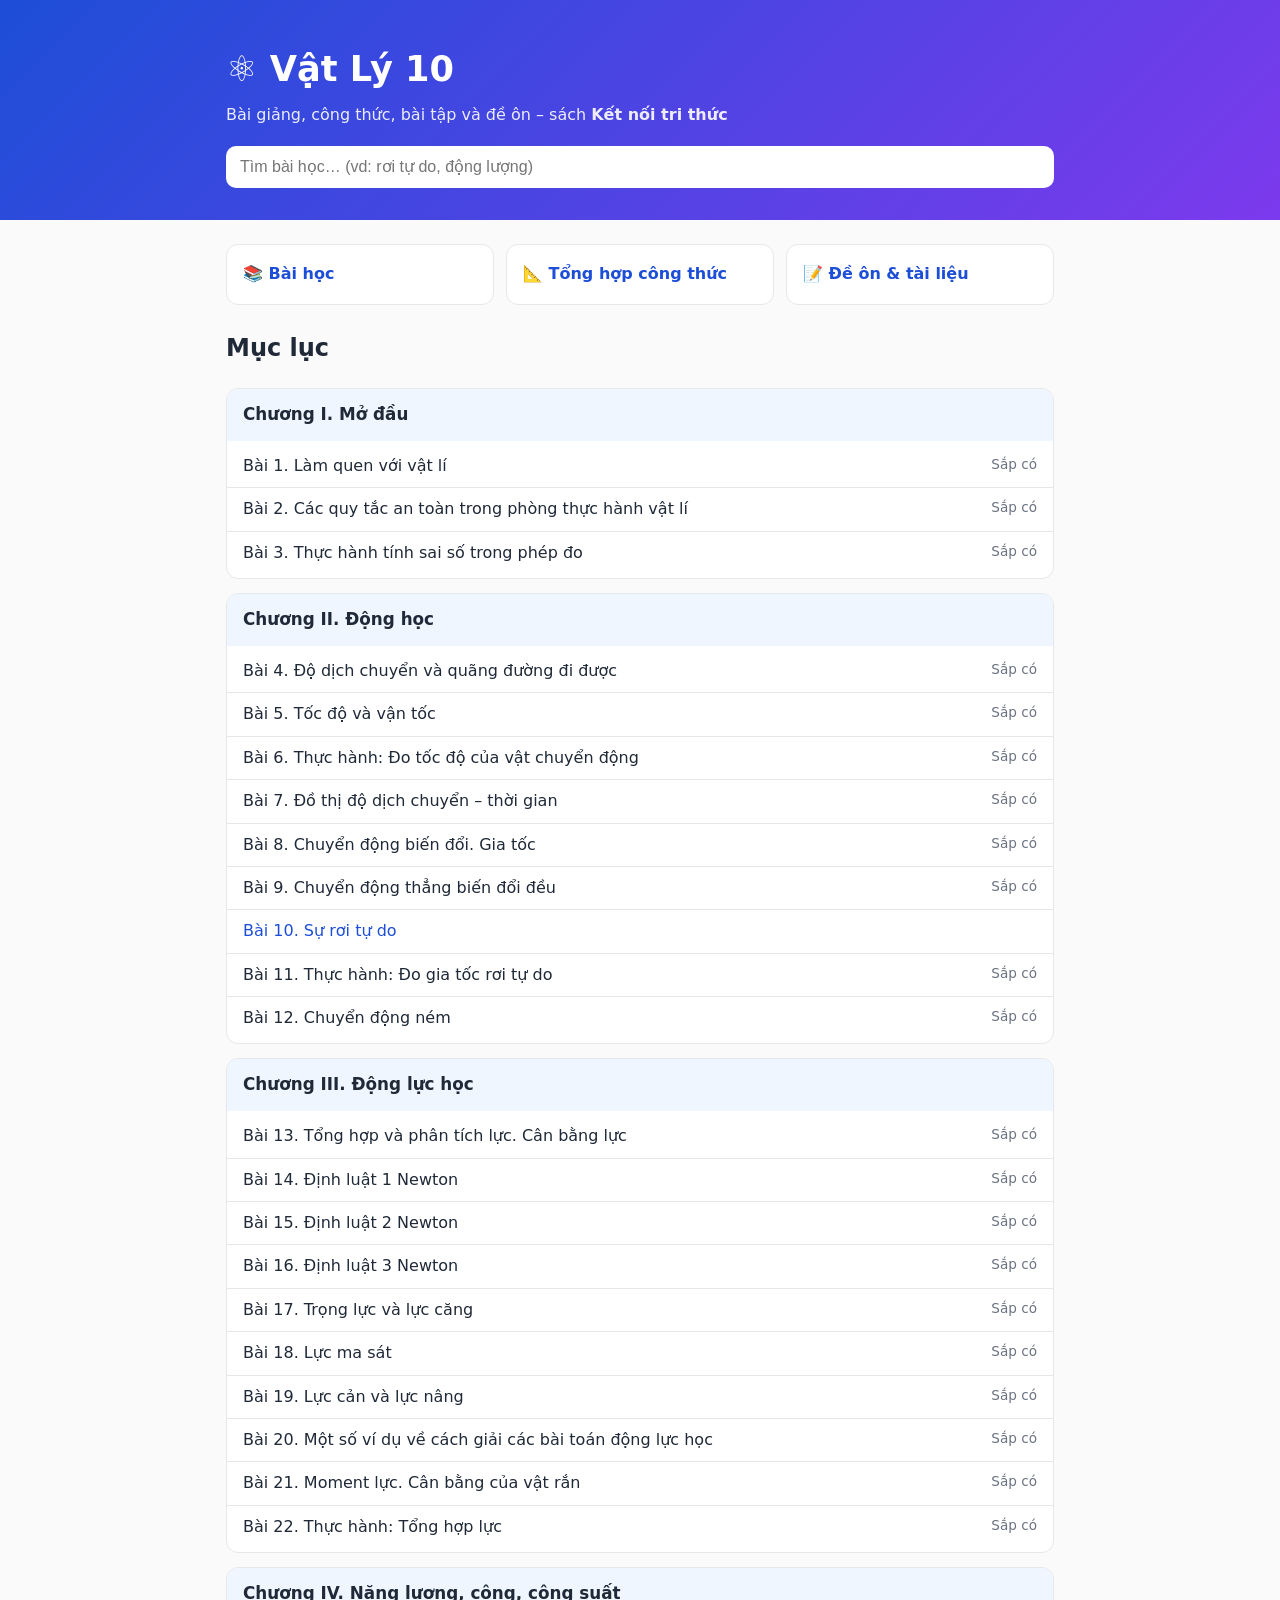
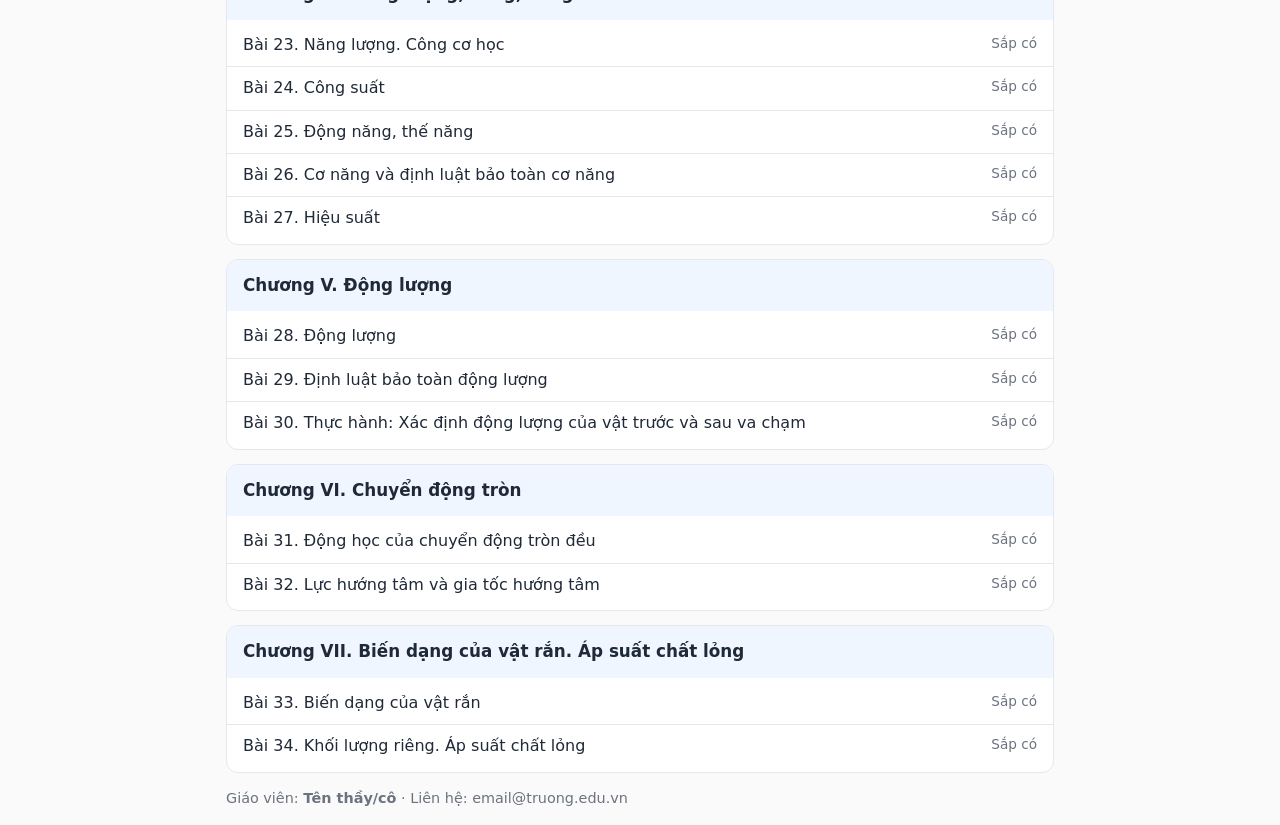
<file: index.html>
<!doctype html>
<html lang="vi">
<head>
<meta charset="utf-8">
<meta name="viewport" content="width=device-width, initial-scale=1">
<title>Vật Lý 10 – Lớp học trực tuyến</title>
<link rel="stylesheet" href="assets/style.css">
</head>
<body>
<header class="hero">
  <div class="wrap">
    <h1>⚛️ Vật Lý 10</h1>
    <p>Bài giảng, công thức, bài tập và đề ôn – sách <b>Kết nối tri thức</b></p>
    <input id="tim" type="search" placeholder="Tìm bài học… (vd: rơi tự do, động lượng)">
  </div>
</header>

<main class="wrap">
  <section class="quick">
    <a class="card-link" href="#muc-luc">📚 Bài học</a>
    <a class="card-link" href="bai-hoc.html?bai=cong-thuc">📐 Tổng hợp công thức</a>
    <a class="card-link" href="tai-lieu/">📝 Đề ôn & tài liệu</a>
  </section>

  <h2 id="muc-luc">Mục lục</h2>
  <div id="ds-chuong"></div>
</main>

<footer class="wrap">
  <p>Giáo viên: <b>Tên thầy/cô</b> · Liên hệ: email@truong.edu.vn</p>
</footer>

<script src="data/muc-luc.js"></script>
<script src="assets/app.js"></script>
<script>renderHome();</script>
</body>
</html>
</file>
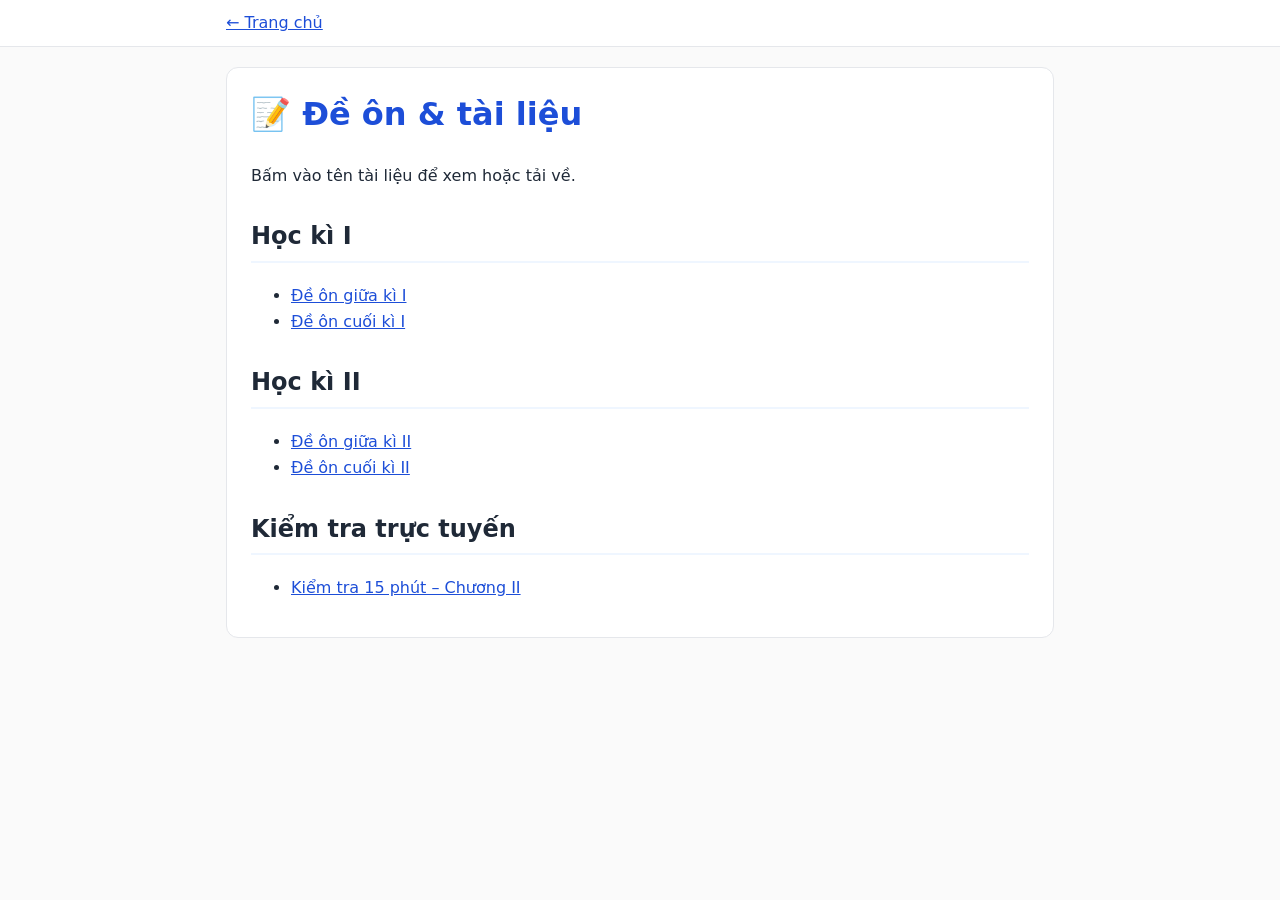
<file: tai-lieu/index.html>
<!doctype html>
<html lang="vi">
<head>
<meta charset="utf-8">
<meta name="viewport" content="width=device-width, initial-scale=1">
<title>Đề ôn & tài liệu – Vật Lý 10</title>
<link rel="stylesheet" href="../assets/style.css">
</head>
<body>
<nav class="topbar"><div class="wrap"><a href="../index.html">← Trang chủ</a></div></nav>
<main class="wrap">
  <div class="lesson">
    <h1>📝 Đề ôn & tài liệu</h1>
    <p>Bấm vào tên tài liệu để xem hoặc tải về.</p>

    <h2>Học kì I</h2>
    <ul>
      <!-- Chép file PDF vào thư mục tai-lieu/ rồi sửa tên file bên dưới -->
      <li><a href="de-giua-ki-1.pdf">Đề ôn giữa kì I</a></li>
      <li><a href="de-cuoi-ki-1.pdf">Đề ôn cuối kì I</a></li>
    </ul>

    <h2>Học kì II</h2>
    <ul>
      <li><a href="de-giua-ki-2.pdf">Đề ôn giữa kì II</a></li>
      <li><a href="de-cuoi-ki-2.pdf">Đề ôn cuối kì II</a></li>
    </ul>

    <h2>Kiểm tra trực tuyến</h2>
    <ul>
      <!-- Dán link Google Form / Azota / Quizizz -->
      <li><a href="https://forms.gle/xxxx">Kiểm tra 15 phút – Chương II</a></li>
    </ul>
  </div>
</main>
</body>
</html>
</file>
<file: assets/style.css>
:root {
  --chinh: #1d4ed8;
  --nhat: #eff6ff;
  --chu: #1f2937;
  --mo: #6b7280;
  --vien: #e5e7eb;
}
* { box-sizing: border-box; }
body { margin: 0; font-family: system-ui, "Segoe UI", Roboto, Arial, sans-serif; color: var(--chu); background: #fafafa; line-height: 1.65; }
.wrap { max-width: 860px; margin: 0 auto; padding: 0 16px; }
a { color: var(--chinh); }

.hero { background: linear-gradient(135deg, #1d4ed8, #7c3aed); color: #fff; padding: 40px 0 32px; }
.hero h1 { margin: 0 0 4px; font-size: 2.2rem; }
.hero p { margin: 0 0 18px; opacity: .9; }
#tim { width: 100%; padding: 12px 14px; border-radius: 10px; border: 0; font-size: 1rem; }

.quick { display: grid; grid-template-columns: repeat(auto-fit, minmax(200px, 1fr)); gap: 12px; margin: 24px 0; }
.card-link { display: block; background: #fff; border: 1px solid var(--vien); border-radius: 12px; padding: 16px; text-decoration: none; font-weight: 600; }
.card-link:hover { border-color: var(--chinh); }

.chuong { background: #fff; border: 1px solid var(--vien); border-radius: 12px; margin-bottom: 14px; overflow: hidden; }
.chuong h3 { margin: 0; padding: 12px 16px; background: var(--nhat); font-size: 1.05rem; }
.chuong ul { list-style: none; margin: 0; padding: 4px 0; }
.chuong li { padding: 8px 16px; border-top: 1px solid var(--vien); display: flex; justify-content: space-between; gap: 8px; }
.chuong li:first-child { border-top: 0; }
.chuong li a { text-decoration: none; }
.sap-co { color: var(--mo); font-size: .85rem; white-space: nowrap; }

.topbar { background: #fff; border-bottom: 1px solid var(--vien); padding: 10px 0; }
.lesson { background: #fff; border: 1px solid var(--vien); border-radius: 12px; padding: 20px 24px; margin: 20px 0; overflow-x: auto; }
.lesson h1 { color: var(--chinh); margin-top: 0; }
.lesson h2 { border-bottom: 2px solid var(--nhat); padding-bottom: 4px; margin-top: 28px; }
.lesson blockquote { margin: 12px 0; padding: 10px 16px; background: var(--nhat); border-left: 4px solid var(--chinh); border-radius: 6px; }
.lesson table { border-collapse: collapse; width: 100%; }
.lesson th, .lesson td { border: 1px solid var(--vien); padding: 6px 10px; }
.lesson details { background: #f0fdf4; border: 1px solid #bbf7d0; border-radius: 8px; padding: 8px 12px; margin: 10px 0; }
.lesson summary { cursor: pointer; font-weight: 600; color: #15803d; }
.lesson iframe { width: 100%; aspect-ratio: 16/9; border: 0; border-radius: 8px; }
.lesson img { max-width: 100%; }

.pager { display: flex; justify-content: space-between; gap: 12px; margin-bottom: 40px; }
.pager a { background: #fff; border: 1px solid var(--vien); border-radius: 10px; padding: 10px 14px; text-decoration: none; }
footer { color: var(--mo); font-size: .9rem; padding: 24px 16px 40px; }
</file>
